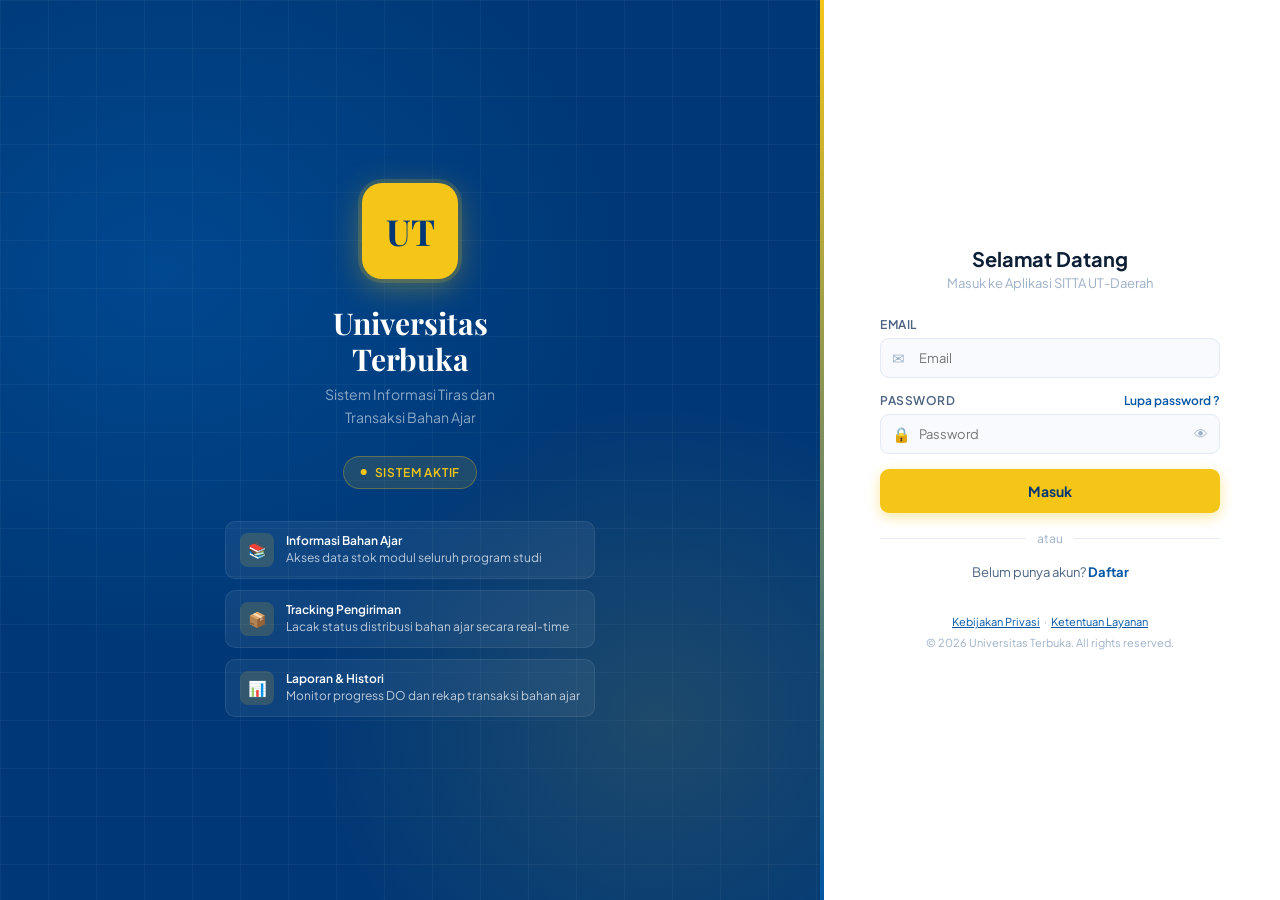
<file: login.html>
<!DOCTYPE html>
<html lang="id">
<head>
  <meta charset="UTF-8" />
  <meta name="viewport" content="width=device-width, initial-scale=1.0" />
  <title>Login — SITTA | Universitas Terbuka</title>
  <link rel="preconnect" href="https://fonts.googleapis.com" />
  <link rel="preconnect" href="https://fonts.gstatic.com" crossorigin />
  <link href="https://fonts.googleapis.com/css2?family=Plus+Jakarta+Sans:wght@400;500;600;700&family=Playfair+Display:wght@700&display=swap" rel="stylesheet" />

  <!-- ① CSS Eksternal -->
  <link rel="stylesheet" href="assets/css/style.css" />

  <!-- ② CSS Internal (khusus halaman login) -->
  <style>
    html, body { min-height: 100vh; background: var(--blue-dark); margin: 0; }

    .layout {
      min-height: 100vh;
      display: grid;
      grid-template-columns: 1fr 460px;
    }

    /* LEFT PANEL */
    .left-panel {
      background: var(--blue-dark);
      display: flex; flex-direction: column;
      justify-content: center; align-items: center;
      padding: 60px 48px; position: relative; overflow: hidden;
    }
    .left-panel::before {
      content: ''; position: absolute; inset: 0;
      background:
        radial-gradient(ellipse 80% 60% at 20% 30%, rgba(0,85,164,0.55) 0%, transparent 70%),
        radial-gradient(ellipse 60% 50% at 80% 80%, rgba(245,197,24,0.12) 0%, transparent 70%);
    }
    .left-panel::after {
      content: ''; position: absolute; inset: 0;
      background-image:
        linear-gradient(rgba(255,255,255,0.04) 1px, transparent 1px),
        linear-gradient(90deg, rgba(255,255,255,0.04) 1px, transparent 1px);
      background-size: 48px 48px;
    }
    .left-content { position: relative; z-index: 2; text-align: center; max-width: 400px; }
    .ut-logo-wrap { width: 96px; height: 96px; margin: 0 auto 26px; animation: floatLogo 3.5s ease-in-out infinite; }
    .ut-logo-box {
      width: 100%; height: 100%; background: var(--yellow); border-radius: 20px;
      display: flex; align-items: center; justify-content: center;
      box-shadow: 0 8px 32px rgba(245,197,24,0.35), 0 0 0 4px rgba(245,197,24,0.15);
    }
    .ut-logo-box span { font-family: 'Playfair Display', serif; font-size: 36px; font-weight: 700; color: var(--blue-dark); }
    @keyframes floatLogo { 0%,100%{transform:translateY(0);} 50%{transform:translateY(-7px);} }
    .left-title { font-family: 'Playfair Display', serif; font-size: 30px; font-weight: 700; color: var(--white); line-height: 1.2; margin-bottom: 6px; animation: slideUp 0.7s ease both; }
    .left-sub   { font-size: 14px; color: rgba(255,255,255,0.55); line-height: 1.6; animation: slideUp 0.7s 0.1s ease both; }
    .left-badge {
      display: inline-flex; align-items: center; gap: 7px; margin-top: 28px;
      padding: 8px 16px; background: rgba(245,197,24,0.12);
      border: 1px solid rgba(245,197,24,0.3); border-radius: 20px;
      font-size: 12px; font-weight: 600; color: var(--yellow);
      letter-spacing: 0.8px; text-transform: uppercase; animation: slideUp 0.7s 0.2s ease both;
    }
    .left-badge::before { content: '●'; font-size: 8px; animation: pulse 1.5s infinite; }
    @keyframes pulse { 0%,100%{opacity:1} 50%{opacity:0.3} }
    .left-features { margin-top: 32px; text-align: left; display: flex; flex-direction: column; gap: 11px; animation: slideUp 0.7s 0.3s ease both; }
    .feat-item { display: flex; align-items: center; gap: 12px; padding: 11px 14px; background: rgba(255,255,255,0.06); border: 1px solid rgba(255,255,255,0.08); border-radius: 10px; }
    .feat-icon { width: 34px; height: 34px; flex-shrink: 0; background: rgba(245,197,24,0.15); border-radius: 8px; display: flex; align-items: center; justify-content: center; font-size: 15px; }
    .feat-text { font-size: 12px; color: rgba(255,255,255,0.72); line-height: 1.4; }
    .feat-text strong { color: var(--white); font-weight: 600; display: block; font-size: 12px; }
    @keyframes slideUp { from{opacity:0;transform:translateY(14px);}to{opacity:1;transform:translateY(0);} }

    /* RIGHT PANEL */
    .right-panel {
      background: var(--white);
      display: flex; flex-direction: column; justify-content: center; align-items: center;
      padding: 48px 42px; position: relative;
    }
    .right-panel::before {
      content: ''; position: absolute; top: 0; left: 0;
      width: 4px; height: 100%;
      background: linear-gradient(180deg, var(--yellow) 0%, var(--blue-main) 100%);
    }
    .login-card { width: 100%; max-width: 340px; animation: slideUp 0.5s ease both; }
    .login-header { text-align: center; margin-bottom: 26px; }
    .login-header h2 { font-size: 20px; font-weight: 700; color: var(--gray-900); margin-bottom: 4px; }
    .login-header p  { font-size: 13px; color: var(--gray-400); }

    /* ③ Inline style contoh — dipakai di beberapa elemen di bawah */
    .login-field { margin-bottom: 15px; }
    .login-field label { display: block; font-size: 12px; font-weight: 600; color: var(--gray-600); margin-bottom: 6px; text-transform: uppercase; letter-spacing: 0.5px; }
    .input-wrap { position: relative; }
    .input-wrap .icon { position: absolute; left: 12px; top: 50%; transform: translateY(-50%); color: var(--gray-400); font-size: 15px; pointer-events: none; }
    .input-wrap input {
      width: 100%; padding: 11px 13px 11px 38px; box-sizing: border-box;
      border: 1.5px solid var(--gray-200, #e2e8f0); border-radius: 9px;
      font-size: 13px; font-family: 'Plus Jakarta Sans', sans-serif;
      color: var(--gray-900, #0f172a); background: var(--gray-50, #f8fafc); outline: none;
      transition: border-color 0.2s, box-shadow 0.2s, background 0.2s;
    }
    .input-wrap input:focus { border-color: var(--blue-main); background: var(--white); box-shadow: 0 0 0 3px rgba(0,85,164,0.09); }
    .toggle-pw { position: absolute; right: 12px; top: 50%; transform: translateY(-50%); cursor: pointer; color: var(--gray-400); font-size: 14px; background: none; border: none; padding: 0; transition: color 0.15s; }
    .toggle-pw:hover { color: var(--blue-main); }
    .field-row { display: flex; justify-content: space-between; align-items: center; margin-bottom: 6px; }
    .field-row label { margin-bottom: 0; }
    .forgot-link { font-size: 12px; color: var(--blue-main); font-weight: 600; cursor: pointer; text-decoration: none; transition: color 0.15s; }
    .forgot-link:hover { color: var(--blue-dark); text-decoration: underline; }

    .login-btn {
      width: 100%; padding: 13px; background: var(--yellow); color: var(--blue-dark);
      border: none; border-radius: 9px; font-size: 14px; font-weight: 700;
      font-family: 'Plus Jakarta Sans', sans-serif; cursor: pointer;
      transition: background 0.2s, transform 0.1s;
      box-shadow: 0 4px 14px rgba(245,197,24,0.40);
      display: flex; align-items: center; justify-content: center; gap: 7px;
    }
    .login-btn:hover { background: var(--yellow-deep, #eab308); }
    .login-btn:active { transform: scale(0.98); }
    .login-btn .spinner { display: none; width: 15px; height: 15px; border-radius: 50%; border: 2px solid rgba(0,56,118,0.25); border-top-color: var(--blue-dark); animation: spin 0.7s linear infinite; }
    .login-btn.loading .btn-text { display: none; }
    .login-btn.loading .spinner  { display: block; }
    @keyframes spin { to { transform: rotate(360deg); } }

    .divider { display: flex; align-items: center; gap: 11px; margin: 18px 0; color: var(--gray-400); font-size: 12px; }
    .divider::before, .divider::after { content:''; flex:1; height:1px; background:var(--gray-200, #e2e8f0); }
    .register-link { text-align: center; font-size: 13px; color: var(--gray-600); }
    .register-link a { color: var(--blue-main); font-weight: 700; text-decoration: none; cursor: pointer; }
    .register-link a:hover { text-decoration: underline; }

    /* ════ MODAL STYLES (PERBAIKAN KEBOCORAN) ════ */
    .modal-overlay {
      position: fixed; inset: 0; background: rgba(0, 34, 68, 0.75);
      z-index: 9999; display: flex; align-items: center; justify-content: center;
      opacity: 0; visibility: hidden; pointer-events: none;
      transition: all 0.3s ease; backdrop-filter: blur(4px);
    }
    .modal-overlay.open {
      opacity: 1; visibility: visible; pointer-events: auto;
    }
    .modal {
      background: var(--white, #ffffff); padding: 32px; border-radius: 16px;
      width: 90%; max-width: 400px; position: relative;
      transform: translateY(20px); transition: all 0.3s ease;
      box-shadow: 0 20px 40px rgba(0,0,0,0.2);
    }
    .modal-overlay.open .modal { transform: translateY(0); }
    .modal-close {
      position: absolute; top: 16px; right: 16px; background: none; border: none;
      font-size: 18px; color: var(--gray-400); cursor: pointer; transition: color 0.2s;
    }
    .modal-close:hover { color: #ef4444; }
    .modal-icon { font-size: 40px; text-align: center; margin-bottom: 12px; }
    .modal h3 { text-align: center; font-size: 20px; font-weight: 700; color: var(--gray-900, #0f172a); margin-bottom: 16px; margin-top: 0; }
    .modal-actions { display: flex; gap: 12px; margin-top: 20px; }
    
    .btn-primary { background: var(--blue-main, #0055a4); color: #fff; border: none; padding: 11px; border-radius: 8px; font-weight: 600; cursor: pointer; font-family: inherit; font-size: 13px; transition: background 0.2s; flex: 1; }
    .btn-primary:hover { background: #003876; }
    .btn-secondary { background: #f8fafc; color: #475569; border: 1px solid #cbd5e1; padding: 11px; border-radius: 8px; font-weight: 600; cursor: pointer; font-family: inherit; font-size: 13px; transition: background 0.2s; flex: 1; }
    .btn-secondary:hover { background: #e2e8f0; }
    .full { width: 100%; }

    .modal-desc { font-size: 13px; line-height: 1.6; margin-bottom: 16px; padding: 11px 13px; background: #FFF8E1; border: 1px solid #FFE082; border-radius: 8px; color: var(--gray-600); }
    .modal-desc strong { color: var(--gray-900); }
    .modal-field { margin-bottom: 13px; }
    .modal-field label { display: block; font-size: 12px; font-weight: 600; color: var(--gray-600); margin-bottom: 5px; text-transform: uppercase; letter-spacing: 0.5px; }
    .reset-success { display: none; text-align: center; padding: 10px 0; }
    .reset-success .check { font-size: 34px; margin-bottom: 9px; }
    .reset-success p { font-size: 14px; font-weight: 700; color: var(--gray-900); margin: 0 0 5px; }
    .reset-success small { font-size: 12px; color: var(--gray-400); }
    .myut-link { display: block; margin-top: 13px; padding: 11px 15px; background: #e0f2fe; border: 1.5px solid #bae6fd; border-radius: 9px; text-align: center; font-size: 14px; font-weight: 700; color: var(--blue-main, #0055a4); text-decoration: none; transition: background 0.15s; }
    .myut-link:hover { background: #bae6fd; }

    @media (max-width: 820px) {
      .layout { grid-template-columns: 1fr; }
      .left-panel { display: none; }
      .right-panel { padding: 40px 22px; min-height: 100vh; }
      .right-panel::before { display: none; }
    }
  </style>
</head>
<body>

<div class="layout">

  <!-- ════ LEFT PANEL ════ -->
  <aside class="left-panel" aria-hidden="true">
    <div class="left-content">
      <div class="ut-logo-wrap">
        <div class="ut-logo-box"><span>UT</span></div>
      </div>
      <h1 class="left-title">Universitas<br>Terbuka</h1>
      <p class="left-sub">Sistem Informasi Tiras dan<br>Transaksi Bahan Ajar</p>
      <div class="left-badge">Sistem Aktif</div>
      <div class="left-features">
        <div class="feat-item">
          <div class="feat-icon">📚</div>
          <div class="feat-text"><strong>Informasi Bahan Ajar</strong>Akses data stok modul seluruh program studi</div>
        </div>
        <div class="feat-item">
          <div class="feat-icon">📦</div>
          <div class="feat-text"><strong>Tracking Pengiriman</strong>Lacak status distribusi bahan ajar secara real-time</div>
        </div>
        <div class="feat-item">
          <div class="feat-icon">📊</div>
          <div class="feat-text"><strong>Laporan & Histori</strong>Monitor progress DO dan rekap transaksi bahan ajar</div>
        </div>
      </div>
    </div>
  </aside>

  <!-- ════ RIGHT PANEL ════ -->
  <main class="right-panel">
    <div class="login-card">

      <header class="login-header">
        <!-- Mobile logo -->
        <div id="mobile-logo" style="display:none; width:52px; height:52px; background:var(--yellow, #F5C518); border-radius:11px; align-items:center; justify-content:center; margin:0 auto 14px;">
          <span style="font-family:'Playfair Display',serif; font-size:18px; font-weight:700; color:var(--blue-dark, #002244);">UT</span>
        </div>
        <h2>Selamat Datang</h2>
        <p>Masuk ke Aplikasi SITTA UT-Daerah</p>
      </header>

      <div class="login-field">
        <label for="inp-email">Email</label>
        <div class="input-wrap">
          <input type="email" id="inp-email" placeholder="Email" autocomplete="username" />
          <span class="icon">✉</span>
        </div>
      </div>

      <div class="login-field">
        <div class="field-row">
          <label for="inp-password">Password</label>
          <a class="forgot-link" onclick="openModal('modal-lupa')" role="button" tabindex="0">Lupa password ?</a>
        </div>
        <div class="input-wrap">
          <input type="password" id="inp-password" placeholder="Password" autocomplete="current-password" />
          <span class="icon">🔒</span>
          <button class="toggle-pw" onclick="togglePw()" id="toggle-btn" aria-label="Tampilkan password" type="button">👁</button>
        </div>
      </div>

      <button class="login-btn" id="login-btn" onclick="doLogin()" type="button">
        <span class="btn-text">Masuk</span>
        <div class="spinner"></div>
      </button>

      <div class="divider">atau</div>

      <div class="register-link">
        Belum punya akun?
        <a onclick="openModal('modal-daftar')" role="button" tabindex="0">Daftar</a>
      </div>

      <footer style="margin-top:32px; text-align:center; font-size:11px; color:var(--gray-400); line-height:1.9;">
        <a href="#" style="color:var(--blue-main);">Kebijakan Privasi</a> &nbsp;·&nbsp;
        <a href="#" style="color:var(--blue-main);">Ketentuan Layanan</a><br>
        <span style="color:var(--gray-400);">© 2026 Universitas Terbuka. All rights reserved.</span>
      </footer>
    </div>
  </main>
</div>

<!-- ════ MODAL: LUPA PASSWORD ════ -->
<div class="modal-overlay" id="modal-lupa" role="dialog" aria-modal="true">
  <div class="modal">
    <button class="modal-close" onclick="closeModal('modal-lupa')">✕</button>
    <div class="modal-icon">🔑</div>
    <h3>Reset Password</h3>
    <div class="modal-desc">
      <strong>Password yang dimasukkan salah atau tidak diingat?</strong><br>
      Masukkan email kampus Anda. Kami akan mengirimkan tautan untuk mereset ulang password.
    </div>
    <div id="reset-form">
      <div class="modal-field">
        <label for="inp-reset-email">Masukkan email Anda untuk mereset ulang password</label>
        <div class="input-wrap" style="margin-top:5px;">
          <input type="email" id="inp-reset-email" placeholder="email@campus.ut.ac.id" style="padding:10px 13px 10px 38px; box-sizing: border-box;" />
          <span class="icon">✉</span>
        </div>
      </div>
      <div class="modal-actions">
        <button class="btn-secondary" onclick="closeModal('modal-lupa')" type="button">Tutup</button>
        <button class="btn-primary" onclick="sendReset()" type="button">Kirim Link Reset</button>
      </div>
    </div>
    <div class="reset-success" id="reset-success">
      <div class="check">✅</div>
      <p>Link reset telah dikirim!</p>
      <small>Periksa kotak masuk email Anda.<br>Link kadaluarsa dalam 30 menit.</small><br><br>
      <button class="btn-primary full" onclick="closeModal('modal-lupa')" type="button">Kembali ke Login</button>
    </div>
  </div>
</div>

<!-- ════ MODAL: DAFTAR ════ -->
<div class="modal-overlay" id="modal-daftar" role="dialog" aria-modal="true">
  <div class="modal">
    <button class="modal-close" onclick="closeModal('modal-daftar')">✕</button>
    <div class="modal-icon">🎓</div>
    <h3>Buat Akun Baru</h3>
    <p style="font-size:13px; color:var(--gray-600); line-height:1.6; margin-bottom:6px; text-align: center;">
      Pendaftaran akun SITTA dilakukan melalui portal resmi MyUT. Silakan kunjungi laman MyUT untuk membuat akun baru.
    </p>
    <a href="https://myut.ut.ac.id" target="_blank" class="myut-link">
      🔗 &nbsp;Kunjungi MyUT — myut.ut.ac.id
    </a>
    <div class="modal-actions" style="margin-top:20px;">
      <button class="btn-secondary full" onclick="closeModal('modal-daftar')" type="button">Tutup</button>
    </div>
  </div>
</div>

<!-- JavaScript -->
<script>
  /* Mobile logo */
  function cekMobile() {
    document.getElementById('mobile-logo').style.display = window.innerWidth <= 820 ? 'flex' : 'none';
  }
  cekMobile();
  window.addEventListener('resize', cekMobile);

  /* Toggle password */
  function togglePw() {
    const inp = document.getElementById('inp-password');
    const btn = document.getElementById('toggle-btn');
    inp.type = inp.type === 'password' ? 'text' : 'password';
    btn.textContent = inp.type === 'password' ? '👁' : '🙈';
  }

  /* Validasi & Login */
  function doLogin() {
    const email = document.getElementById('inp-email').value.trim();
    const pass  = document.getElementById('inp-password').value;
    const btn   = document.getElementById('login-btn');

    if (!email || !pass) {
      alert('Email dan password tidak boleh kosong!');
      return;
    }
    if (!email.includes('@')) {
      alert('Format email tidak valid!');
      return;
    }

    /* Cek kredensial statis untuk demo */
    if (email === 'admin@ut.ac.id' && pass === 'admin123') {
      const akun = { 
        nama: "Admin SITTA", 
        email: email, 
        role: "Administrator" 
      };
      
      /* Simpan sesi */
      sessionStorage.setItem('sitta_user', JSON.stringify(akun));

      /* Paksa tab kembali ke dashboard setiap kali login baru */
      localStorage.setItem('sitta_active_tab', 'dashboard');

      btn.classList.add('loading');
      setTimeout(() => {
        btn.classList.remove('loading');
        window.location.href = 'index.html'; // Langsung masuk ke SPA!
      }, 1200);
    } else {
      alert('Email/password salah! Coba gunakan email: admin@ut.ac.id dan password: admin123');
    }
  }

  /* Modal */
  function openModal(id)  { document.getElementById(id).classList.add('open'); }
  function closeModal(id) { document.getElementById(id).classList.remove('open'); }

  function sendReset() {
    const email = document.getElementById('inp-reset-email').value.trim();
    if (!email || !email.includes('@')) {
      document.getElementById('inp-reset-email').style.borderColor = '#C0392B';
      setTimeout(() => document.getElementById('inp-reset-email').style.borderColor = '', 2000);
      return;
    }
    document.getElementById('reset-form').style.display = 'none';
    document.getElementById('reset-success').style.display = 'block';
  }

  document.querySelectorAll('.modal-overlay').forEach(el => {
    el.addEventListener('click', function(e) { if (e.target === this) this.classList.remove('open'); });
  });

  document.addEventListener('keydown', e => {
    if (e.key === 'Escape') document.querySelectorAll('.modal-overlay.open').forEach(m => m.classList.remove('open'));
    if (e.key === 'Enter' && !document.querySelector('.modal-overlay.open')) doLogin();
  });
</script>
</body>
</html>
</file>
<file: assets/css/style.css>
*, *::before, *::after { box-sizing: border-box; margin: 0; padding: 0; }
[v-cloak] { display: none !important; }

:root {
  --blue-dark:    #003876;
  --blue-main:    #0055A4;
  --blue-light:   #D6E8F7;
  --blue-pale:    #EEF5FC;
  --yellow:       #F5C518;
  --yellow-deep:  #D4A807;
  --yellow-light: #FFFBE6;
  --white:        #FFFFFF;
  --gray-50:      #F8FAFD;
  --gray-100:     #F0F4F9;
  --gray-200:     #E2EAF3;
  --gray-400:     #9DB0C8;
  --gray-600:     #4B6380;
  --gray-900:     #0D1F35;
  --red:          #C0392B;
  --red-light:    #FEF2F2;
  --green:        #177A47;
  --green-light:  #E6F5EE;
  --green-main:   #1DBF73;
  --orange:       #D97706;
  --orange-light: #FFFBEB;
  --border:       rgba(0,55,118,0.10);
}

html {
  font-size: 15px;
  overflow-y: scroll; 
  background-color: var(--gray-50); 
}

body {
  font-family: 'Plus Jakarta Sans', sans-serif;
  color: var(--gray-900);
  min-height: 100vh;
  background: var(--gray-50);
}

/* ── TOPBAR / NAVBAR ── */
.topbar {
  background: var(--blue-dark);
  display: flex; align-items: center; justify-content: space-between;
  padding: 0 32px; height: 72px;
  position: sticky; top: 0; z-index: 200;
  box-shadow: 0 2px 12px rgba(0,28,64,0.28);
}
.topbar-brand { display: flex; align-items: center; gap: 13px; }
.logo-box {
  width: 44px; height: 44px; background: var(--yellow); border-radius: 10px;
  display: flex; align-items: center; justify-content: center;
  font-family: 'Playfair Display', serif; font-size: 16px; font-weight: 700;
  color: var(--blue-dark); flex-shrink: 0;
}
.brand-text { display: flex; flex-direction: column; gap: 2px; }
.brand-name { font-size: 18px; font-weight: 700; color: var(--white); }
.brand-sub  { font-size: 11px; color: rgba(255,255,255,0.48); letter-spacing: 0.8px; text-transform: uppercase; }
.topbar-right { display: flex; align-items: center; gap: 12px; }
.user-chip { display: flex; align-items: center; gap: 7px; font-size: 13px; color: rgba(255,255,255,0.85); }
.avatar {
  width: 28px; height: 28px; background: var(--yellow); border-radius: 50%;
  display: flex; align-items: center; justify-content: center;
  font-size: 11px; font-weight: 700; color: var(--blue-dark); flex-shrink: 0;
}
.logout-btn {
  background: none; border: 1px solid rgba(255,255,255,0.25); border-radius: 7px;
  padding: 5px 12px; font-size: 12px; color: rgba(255,255,255,0.70);
  cursor: pointer; transition: border-color 0.15s, color 0.15s; font-family: 'Plus Jakarta Sans', sans-serif;
}
.logout-btn:hover { border-color: rgba(255,255,255,0.6); color: var(--white); }

/* ── NAVIGATION MENU ── */
.nav-menu {
  background: var(--white);
  border-bottom: 1px solid var(--border);
  display: flex; align-items: center;
  padding: 0 24px; gap: 0;
  box-shadow: 0 1px 4px rgba(0,28,64,0.05);
  position: sticky; top: 72px; z-index: 100;
  overflow-x: clip; scrollbar-width: none;
}
.nav-menu::-webkit-scrollbar { display: none; }
.nav-item {
  background: none; border: none; cursor: pointer;
  padding: 13px 18px; font-size: 13px; font-weight: 600;
  color: var(--gray-400); border-bottom: 3px solid transparent;
  display: flex; align-items: center; gap: 6px;
  transition: color 0.15s, border-color 0.15s; white-space: nowrap;
  font-family: 'Plus Jakarta Sans', sans-serif; text-decoration: none;
  position: relative;
}
.nav-item i { font-size: 14px; }
.nav-item.active, .nav-item:hover { color: var(--blue-main); }
.nav-item.active { border-bottom-color: var(--blue-main); }

/* ── MAIN CONTENT WRAPPER ── */
.main-content { padding: 24px 40px; max-width: 1400px; margin: 0 auto; }
.page-section { opacity: 0; visibility: hidden; position: absolute; width: 100%; left: 0; top: 0; pointer-events: none; }
.page-section.active { opacity: 1; visibility: visible; position: relative; pointer-events: auto; animation: fadeIn 0.12s ease; }
@keyframes fadeIn { from { opacity: 0; } to { opacity: 1; } }

.page-head { margin-bottom: 20px; }
.page-head h1 { font-family: 'Playfair Display', serif; font-size: 22px; font-weight: 700; color: var(--gray-900); margin-bottom: 3px; }
.page-head p { font-size: 13px; color: var(--gray-400); }

/* ── CARDS & UTILITIES ── */
.card { background: var(--white); border: 1.5px solid var(--gray-200); border-radius: 13px; padding: 20px; margin-bottom: 16px; }
.card-title { font-family: 'Playfair Display', serif; font-size: 15px; font-weight: 700; color: var(--gray-900); margin-bottom: 4px; }
.card-sub { font-size: 12px; color: var(--gray-400); margin-bottom: 16px; }
.card-accent { border-left: 4px solid var(--yellow); }

/* ── FORM ELEMENTS ── */
.form-group { display: flex; flex-direction: column; gap: 5px; margin-bottom: 14px; }
.form-group label { font-size: 12px; color: var(--gray-600); font-weight: 600; }
.form-group input, .form-group select, .form-group textarea {
  padding: 10px 12px; border: 1.5px solid var(--gray-200); border-radius: 9px;
  font-size: 13px; font-family: 'Plus Jakarta Sans', sans-serif;
  color: var(--gray-900); background: var(--white); outline: none; width: 100%;
  transition: border-color 0.15s, box-shadow 0.15s;
}
.form-group input:focus, .form-group select:focus, .form-group textarea:focus {
  border-color: var(--blue-main); box-shadow: 0 0 0 3px rgba(0,85,164,0.09);
}
.form-group textarea { resize: vertical; min-height: 72px; }
.form-row { display: grid; grid-template-columns: 1fr 1fr; gap: 12px; }
.form-row.triple { grid-template-columns: 1fr 1fr 1fr; }

/* ── BUTTONS ── */
.btn-primary {
  padding: 11px 22px; background: var(--blue-main); color: var(--white);
  border: none; border-radius: 9px; font-size: 13px; font-weight: 700;
  font-family: 'Plus Jakarta Sans', sans-serif; cursor: pointer;
  display: inline-flex; align-items: center; gap: 7px;
  transition: background 0.18s; box-shadow: 0 3px 10px rgba(0,85,164,0.22);
}
.btn-primary:hover { background: var(--blue-dark); }
.btn-secondary {
  padding: 10px 20px; background: var(--gray-50); border: 1.5px solid var(--gray-200);
  border-radius: 9px; font-size: 13px; font-weight: 600; color: var(--gray-600);
  font-family: 'Plus Jakarta Sans', sans-serif; cursor: pointer; transition: background 0.15s;
  display: inline-flex; align-items: center; gap: 6px;
}
.btn-secondary:hover { background: var(--gray-200); }
.btn-success { background: #10b981; color: white; border: none; padding: 10px 20px; border-radius: 6px; font-weight: 600; cursor: pointer; }
.btn-success:hover { background: #059669; }

/* ── TOOLTIP HOVER (CATATAN) DIPERBARUI ── */
.status-hover { position: relative; cursor: pointer; }
.tooltip-box {
  visibility: hidden; opacity: 0; position: absolute;
  
  /* Diubah dari 150% menjadi 100% agar sangat dekat dengan status */
  bottom: 100%; 
  left: 50%; 
  margin-bottom: 8px; /* Jarak celah kecil agar panah pas menyentuh status */
  transform: translateX(-50%) translateY(5px);
  
  background-color: #ffffff; color: #0f172a; padding: 10px 16px;
  border-radius: 12px; font-size: 12px; font-weight: 600; 
  white-space: normal;
  width: max-content;
  max-width: 250px;
  text-align: center;
  line-height: 1.5;
  box-shadow: 0 10px 25px rgba(0, 0, 0, 0.15);
  border: 1px solid #e2e8f0; z-index: 999; transition: all 0.2s ease;
  pointer-events: none;
}
.tooltip-box::after {
  content: ""; position: absolute; top: 100%; left: 50%;
  margin-left: -6px; border-width: 6px; border-style: solid;
  border-color: #ffffff transparent transparent transparent;
}
.status-hover:hover .tooltip-box {
  visibility: visible; opacity: 1; transform: translateX(-50%) translateY(0);
}

/* ── TABLE DESIGN (UT) DIPERBARUI ── */
.tbl-wrap {
  background: var(--white); border: 1.5px solid var(--gray-200);
  border-radius: 13px;
  /* overflow: hidden dihapus agar tooltip bebas melayang ke atas */
}
table { width: 100%; border-collapse: collapse; font-size: 13px; min-width: 540px; }
/* Melengkungkan ujung-ujung header tabel */
.tbl-wrap thead th:first-child { border-top-left-radius: 11px; }
.tbl-wrap thead th:last-child { border-top-right-radius: 11px; }

thead th {
  background-color: var(--blue-dark) !important;
  color: var(--white) !important;
  text-transform: uppercase;
  font-size: 12px;
  letter-spacing: 0.5px;
  padding: 14px 12px;
  text-align: left;
}
tbody tr { border-bottom: 1px solid var(--gray-200); transition: background 0.12s; }
tbody tr:last-child { border-bottom: none; }
tbody tr:hover { background: var(--blue-pale); }
tbody td { padding: 11px 14px; vertical-align: middle; }
.tbl-empty td { text-align: center; padding: 32px; color: var(--gray-400); font-size: 13px; }

/* ── FILTER & SORTING ── */
.filter-container {
  background: var(--white); border: 1.5px solid var(--gray-200);
  border-radius: 13px; padding: 16px 24px; margin-bottom: 20px;
}
.search-input-box {
  flex: 1; min-width: 200px; max-width: 300px; display: flex; align-items: center; gap: 8px;
  padding: 9px 14px; border: 1.5px solid var(--gray-200); border-radius: 9px; background: var(--white);
  transition: border-color 0.2s;
}
.search-input-box:focus-within { border-color: var(--blue-main); }
.search-input-box input { border: none; outline: none; width: 100%; font-family: inherit; font-size: 13px; color: var(--gray-900); }
.custom-select { padding: 9px 12px; border: 1.5px solid var(--gray-200); border-radius: 9px; outline: none; font-size: 13px; font-family: inherit; color: var(--gray-900); }
.custom-select:focus { border-color: var(--blue-main); }
.reset-btn { display: flex; align-items: center; gap: 6px; background: none; border: none; color: var(--gray-600); font-weight: 600; font-size: 13px; cursor: pointer; transition: color 0.15s; }
.reset-btn:hover { color: var(--blue-main); }
.sort-btn {
  padding: 6px 16px; border-radius: 20px; font-size: 13px; font-weight: 600;
  background: var(--white); border: 1.5px solid var(--gray-200); color: var(--gray-600);
  cursor: pointer; transition: all 0.2s; display: flex; align-items: center; gap: 4px;
  font-family: inherit;
}
.sort-btn:hover { border-color: var(--blue-main); color: var(--blue-main); }
.sort-btn.active { background: #3b82f6; border-color: #3b82f6; color: var(--white); } 

/* ── MODAL POP-UP (EDIT) ── */
.modal-overlay {
  position: fixed; top: 0; left: 0; width: 100%; height: 100%;
  background: rgba(15, 23, 42, 0.5); backdrop-filter: blur(2px);
  display: flex; align-items: center; justify-content: center; z-index: 9999;
}
.modal-card {
  background: #ffffff; width: 100%; max-width: 550px;
  border-radius: 12px; padding: 24px; box-shadow: 0 20px 40px rgba(0,0,0,0.15);
  animation: slideDown 0.3s ease-out forwards;
}
@keyframes slideDown { from { opacity: 0; transform: translateY(-20px); } to { opacity: 1; transform: translateY(0); } }
.modal-header { display: flex; justify-content: space-between; align-items: center; margin-bottom: 24px; }
.modal-header h3 { font-size: 18px; color: #1e293b; display: flex; align-items: center; gap: 8px; margin: 0; }
.btn-close-modal { background: none; border: 1px solid #e2e8f0; border-radius: 6px; padding: 4px; cursor: pointer; color: #64748b; }
.grid-2-col { display: grid; grid-template-columns: 1fr 1fr; gap: 16px; margin-bottom: 16px; }

/* ── RESPONSIVE ── */
@media (max-width: 768px) {
  .topbar { padding: 0 13px; height: 58px; }
  .logo-box { width: 34px; height: 34px; font-size: 13px; border-radius: 8px; }
  .brand-name { font-size: 15px; }
  .brand-sub { display: none; }
  .nav-menu { top: 58px; padding: 0 8px; }
  .nav-item { padding: 11px 12px; font-size: 12px; }
  .main-content { padding: 14px; }
  .form-row { grid-template-columns: 1fr; }
  .form-row.triple { grid-template-columns: 1fr; }
  .grid-2-col { grid-template-columns: 1fr; }
  .search-input-box { max-width: 100%; }
}
@media (max-width: 480px) {
  .nav-item span { display: none; }
  .nav-item i { font-size: 16px; }
}
</file>
